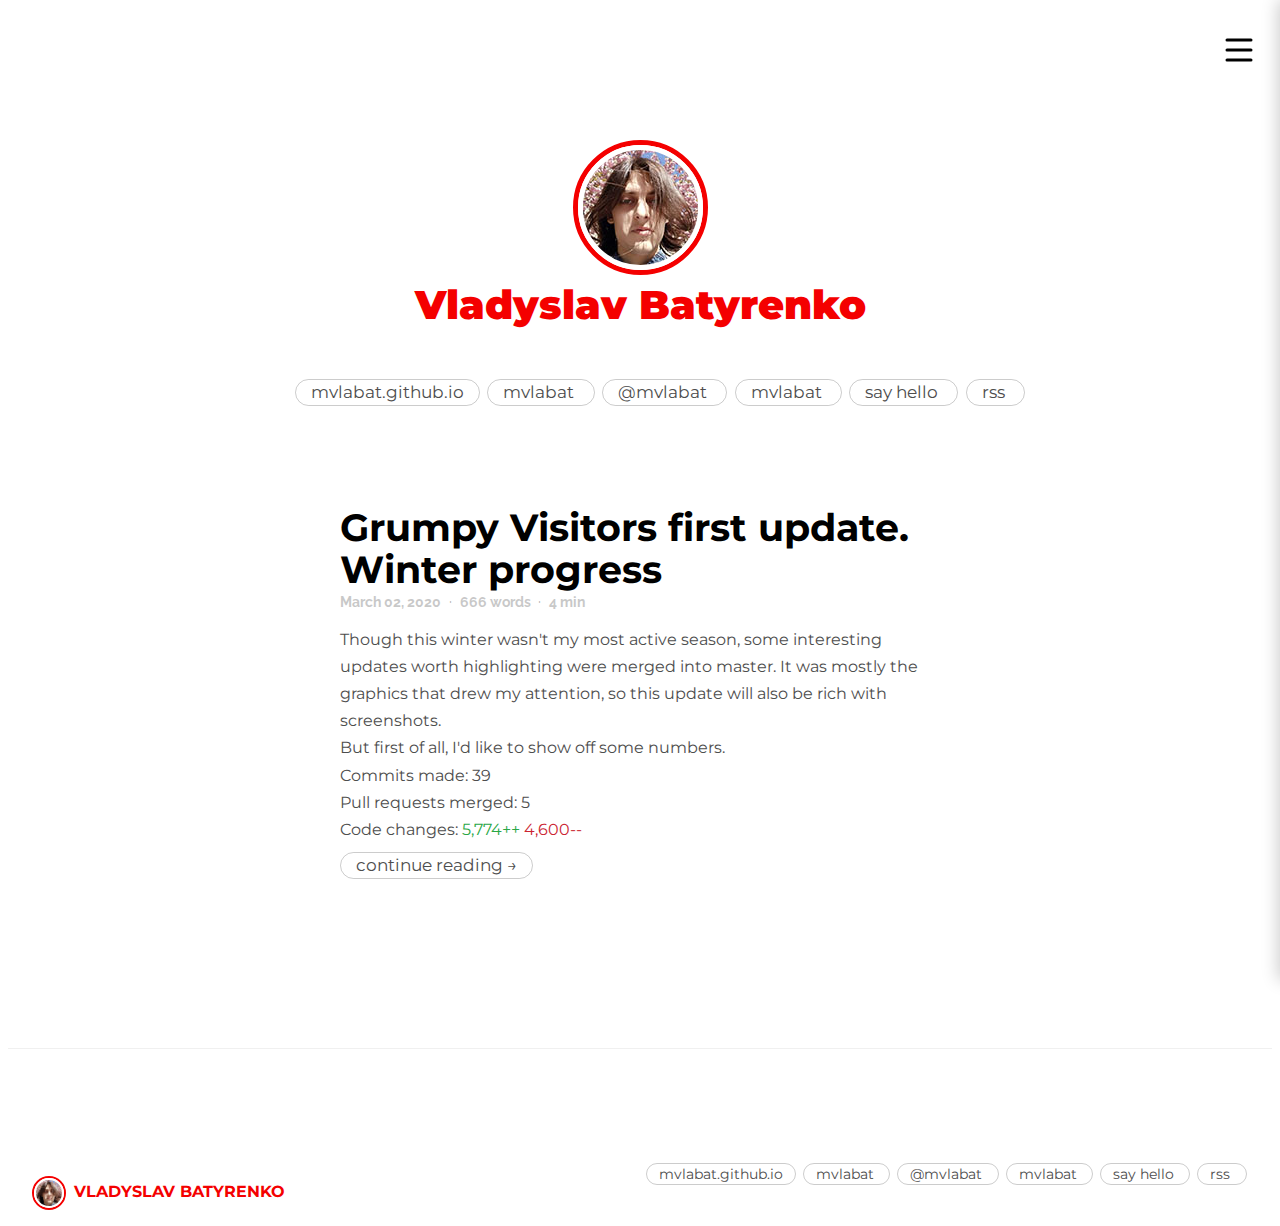
<file: index.html>
<!DOCTYPE html>
<html lang="en">
    <head>
      
      <!-- Global site tag (gtag.js) - Google Analytics -->
      <script async src="https://www.googletagmanager.com/gtag/js?id=UA-159656593-1"></script>
      <script>
        window.dataLayer = window.dataLayer || [];
        function gtag(){dataLayer.push(arguments);}
        gtag('js', new Date());

        gtag('config', 'UA-159656593-1');
      </script>
      
      <meta http-equiv="X-UA-Compatible" content="IE=edge" >
        <meta http-equiv="content-type" content="text/html; charset=utf-8">

        <!-- SEO -->
        
        <title> Vladyslav Batyrenko </title>
        

        <!-- Enable responsiveness on mobile devices-->
        <meta name="viewport"  content="width=device-width, initial-scale=1.0, maximum-scale=1" >

        <!--  css -->
        <link rel="stylesheet"  href="https:&#x2F;&#x2F;mvlabat.github.io/ergo.css" >

        <!-- fonts -->
        <!-- preload  -->
        <link rel="preload" href="https://fonts.googleapis.com/css?family=Montserrat:200,300,300i,400,500,500i,600,700,800,900|Raleway" as="style">
        <link rel="preload"  href="https://use.fontawesome.com/releases/v5.3.1/css/all.css" integrity="sha384-mzrmE5qonljUremFsqc01SB46JvROS7bZs3IO2EmfFsd15uHvIt+Y8vEf7N7fWAU" crossorigin="anonymous" as="style" >
        <!-- load -->
        <link rel="stylesheet" href="https://fonts.googleapis.com/css?family=Montserrat:200,300,300i,400,500,500i,600,700,800,900|Raleway">
        <link rel="stylesheet" href="https://use.fontawesome.com/releases/v5.3.1/css/all.css"  integrity="sha384-mzrmE5qonljUremFsqc01SB46JvROS7bZs3IO2EmfFsd15uHvIt+Y8vEf7N7fWAU" crossorigin="anonymous">
      
    </head>

    <body>
      
        
<input type="checkbox" id="openSidebarMenu" class="openSidebarMenu">
<label class="menu cross menu--1" for="openSidebarMenu">
    <svg viewBox="0 0 75 75" xmlns="https://www.w3.org/2000/svg">
        <circle cx="50" cy="50" r="30" />
        <path class="line--1" d="M0 40h62c13 0 6 28-4 18L35 35" />
        <path class="line--2" d="M0 50h70" />
        <path class="line--3" d="M0 60h62c13 0 6-28-4-18L35 65" />
    </svg>
</label>

<div id="sidebarMenu">
    <div class="menu_wrapper">
        <ul class="sidebarMenuInner">
            <li>
                <a href="https:&#x2F;&#x2F;mvlabat.github.io" >Vladyslav Batyrenko</a>
                <div class="menu_div" ></div>
            </li>
            
            <li><a href="https://mvlabat.github.io" target="_blank">mvlabat.github.io</a></li>
            
            
            <li><a href="https://github.com/mvlabat" target="_blank" >mvlabat</a><i class="fab fa-github" ></i></li>
            
            
            <li><a href="https://twitter.com/mvlabat" target="_blank">@mvlabat</a><i class="fab fa-twitter" ></i></li>
            
            
            
            
            <li><a href="https://www.linkedin.com/in/mvlabat" target="_blank">mvlabat</a><i class="fab fa-linkedin" ></i></li>
            
            
            
            
            <li><a href="mailto:mvlabat@gmail.com?subject=hi" target="_blank">say hello</a><i class="fas fa-envelope" ></i></li>
            
            
            <li><a href="https:&#x2F;&#x2F;mvlabat.github.io/rss.xml" target ="_blank">rss</a><i class="fas fa-rss" ></i></li>
            
        </ul>
    </div>
</div>

      

      
<header class="header">
  
  <figure class="user_logo">
      <a href="https:&#x2F;&#x2F;mvlabat.github.io" style="background-image: url(https:&#x2F;&#x2F;mvlabat.github.io/img/avatar_115px.jpg"></a>
  </figure>
  <h2 class="site_title">Vladyslav Batyrenko</h2>
  <div></div>
  
<ul class="social_list header_list" >
    
    <li class="button small font_faint"><a href="https://mvlabat.github.io" target="_blank">mvlabat.github.io</a></li>
    
    
    <li class="button small font_faint"><a href="https://github.com/mvlabat" target="_blank" >mvlabat</a><i class="fab fa-github" ></i></li>
    
    
    <li class="button small font_faint"><a href="https://twitter.com/mvlabat" target="_blank">@mvlabat</a><i class="fab fa-twitter" ></i></li>
    
    
    
    
    <li class="button small font_faint"><a href="https://www.linkedin.com/in/mvlabat" target="_blank">mvlabat</a><i class="fab fa-linkedin" ></i></li>
    
    
    
    
    <li class="button small font_faint"><a href="mailto:mvlabat@gmail.com?subject=hi" target="_blank">say hello</a><i class="fas fa-envelope" ></i></li>
    
    
    <li class="button small font_faint"><a href="https:&#x2F;&#x2F;mvlabat.github.io/rss.xml" target ="_blank">rss</a><i class="fas fa-rss" ></i></li>
    
</ul>

  
</header>

<section class="post_list">
    
      <article id="Grumpy Visitors first update. Winter progress" class="post_list_item">
        <h1 class="article_title" >
          <a href="https:&#x2F;&#x2F;mvlabat.github.io&#x2F;2020-03-02-winter-update&#x2F;"  id="article_link" >Grumpy Visitors first update. Winter progress</a>
        </h1>
          
            
<ul class="frontmatter " id="frontmatter">
    <li>
        <time class="article_time"  datetime="2020-03-02">March 02, 2020</time>
    </li>
    <span class="dotDivider"></span>
    <li> 666 words </li>
    <span class="dotDivider" ></span>
    <li> 4 min </li>
</ul>

          
          
            <p class="article_content"><p>Though this winter wasn't my most active season, some interesting updates worth highlighting were merged into master.
It was mostly the graphics that drew my attention, so this update will also be rich with screenshots.</p>
<p>But first of all, I'd like to show off some numbers.</p>
<p>Commits made: 39<BR>
Pull requests merged: 5<BR>
Code changes: <span style="color: #28a745">5,774++</span>  <span style="color: #cb2431">4,600--</span></p>
</p>
          
        <a class="button small" href="https:&#x2F;&#x2F;mvlabat.github.io&#x2F;2020-03-02-winter-update&#x2F;">Continue Reading →</a>
      </article>
    
</section>

      
  <nav class="pagination">
    

    
  </nav>


      <footer>
        
          
<figure class="mini_logo ">
    <a href="https:&#x2F;&#x2F;mvlabat.github.io" style="background-image: url(https:&#x2F;&#x2F;mvlabat.github.io/img/avatar_115px.jpg)"></a>
</figure>
<h5>
    <a href="https:&#x2F;&#x2F;mvlabat.github.io">Vladyslav Batyrenko</a>
</h5>

          
<ul class="social_list foot_list" >
    
    <li class="button extra_small font_faint"><a href="https://mvlabat.github.io" target="_blank">mvlabat.github.io</a></li>
    
    
    <li class="button extra_small font_faint"><a href="https://github.com/mvlabat" target="_blank" >mvlabat</a><i class="fab fa-github" ></i></li>
    
    
    <li class="button extra_small font_faint"><a href="https://twitter.com/mvlabat" target="_blank">@mvlabat</a><i class="fab fa-twitter" ></i></li>
    
    
    
    
    <li class="button extra_small font_faint"><a href="https://www.linkedin.com/in/mvlabat" target="_blank">mvlabat</a><i class="fab fa-linkedin" ></i></li>
    
    
    
    
    <li class="button extra_small font_faint"><a href="mailto:mvlabat@gmail.com?subject=hi" target="_blank">say hello</a><i class="fas fa-envelope" ></i></li>
    
    
    <li class="button extra_small font_faint"><a href="https:&#x2F;&#x2F;mvlabat.github.io/rss.xml" target ="_blank">rss</a><i class="fas fa-rss" ></i></li>
    
</ul>

        
      </footer>
    </body>
</html>
</file>
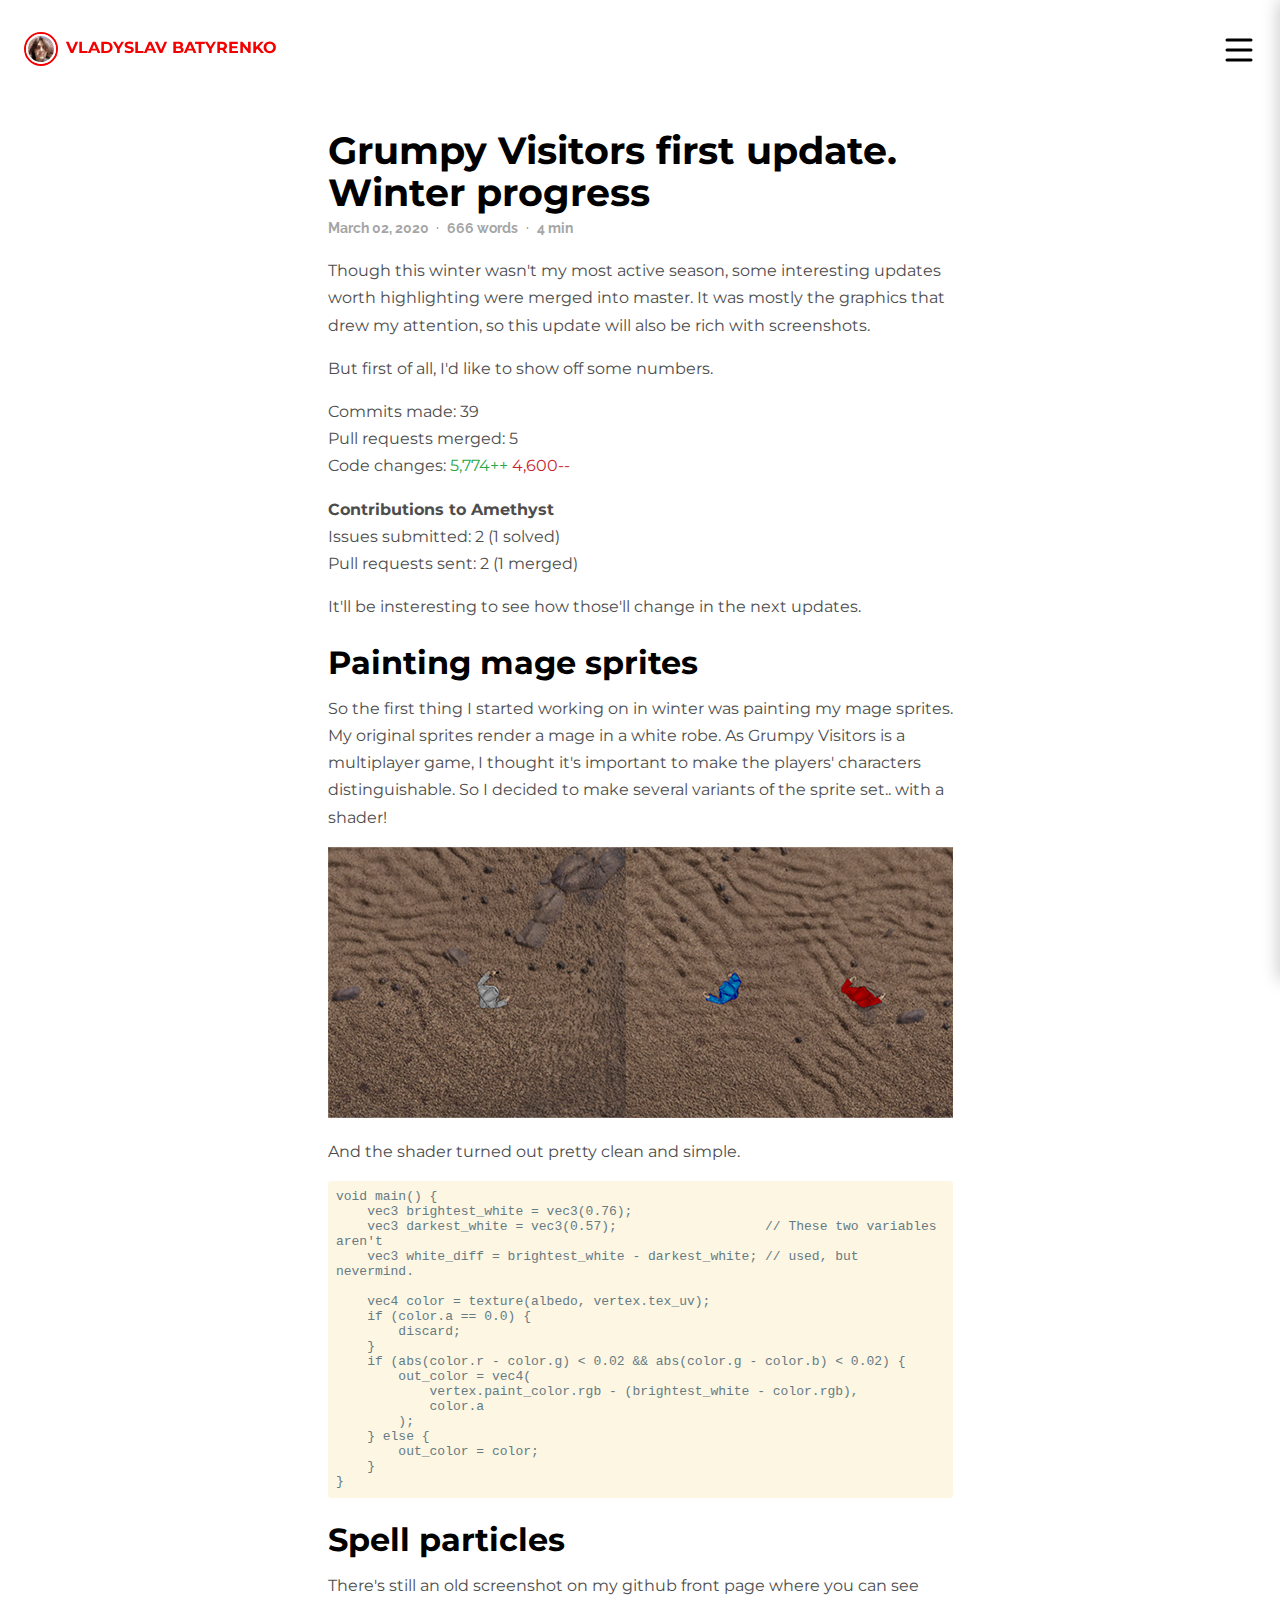
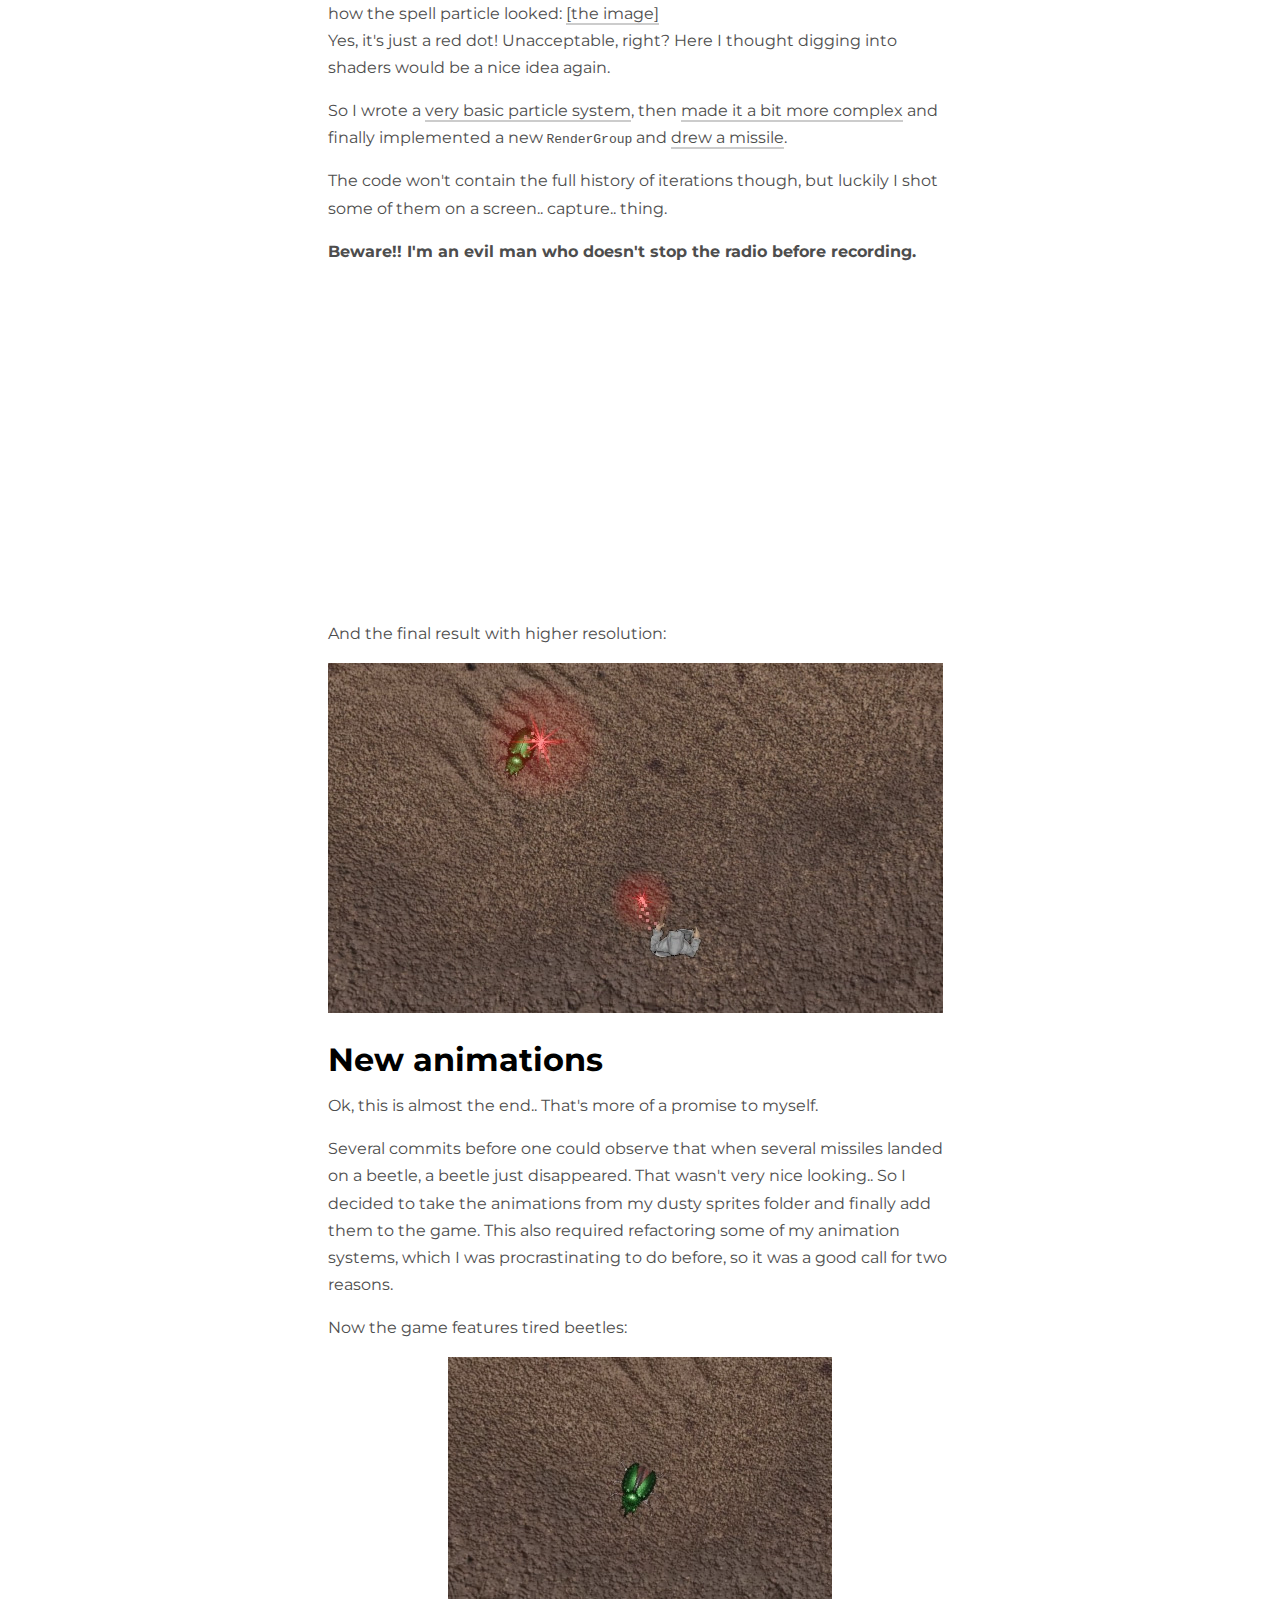
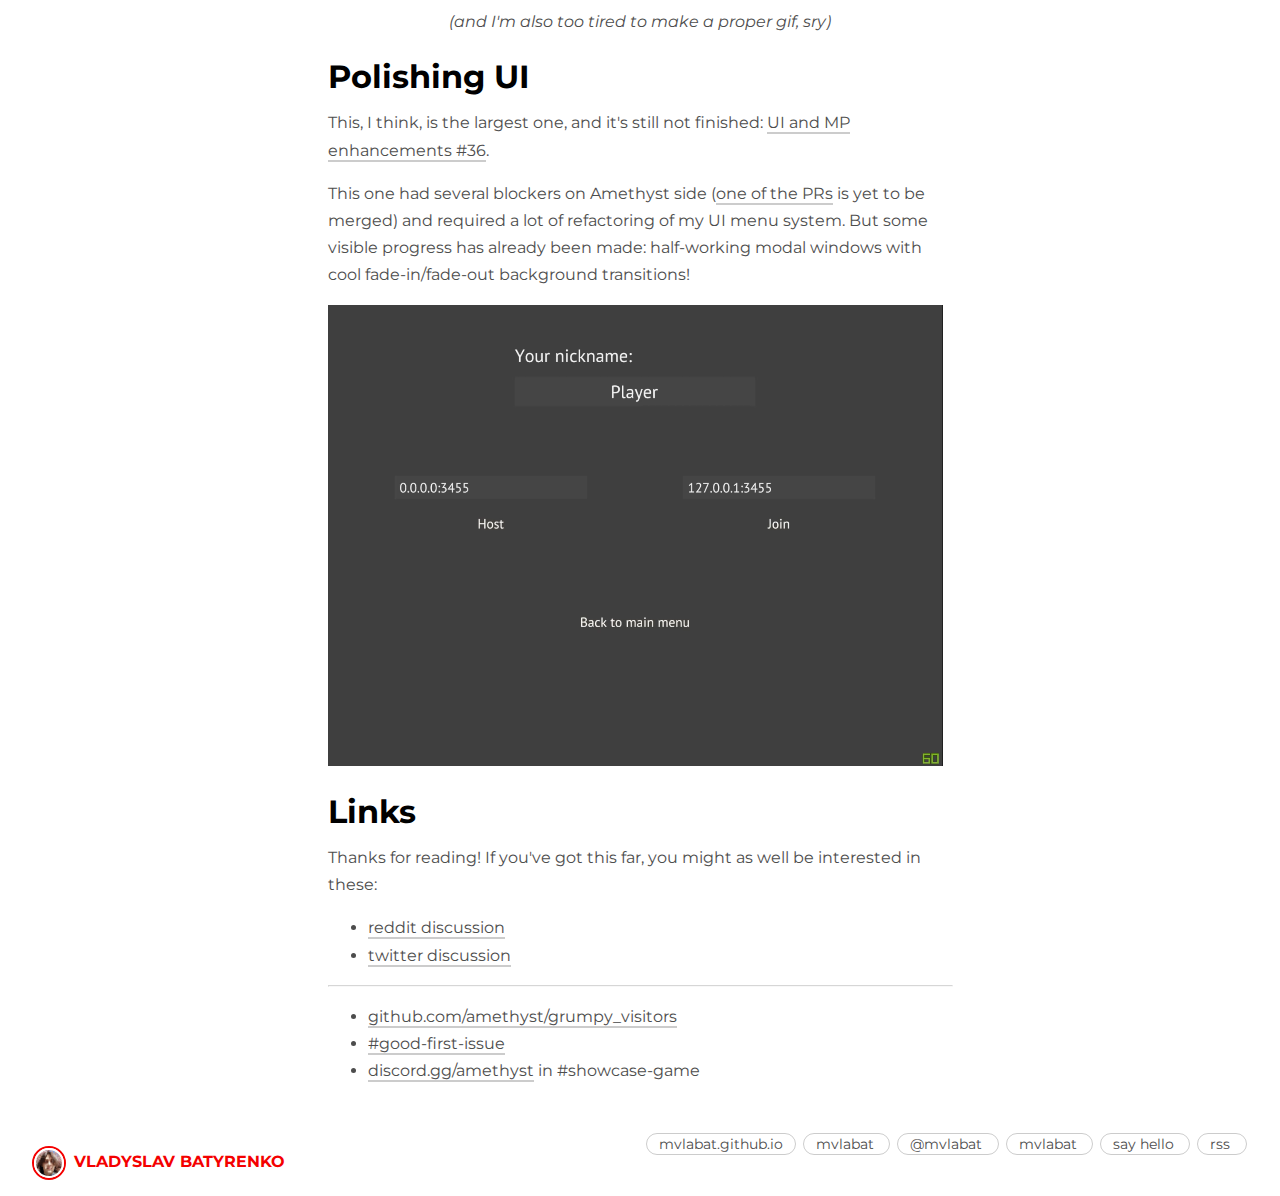
<file: 2020-03-02-winter-update/index.html>
<!DOCTYPE html>
<html lang="en">
    <head>
      
      <!-- Global site tag (gtag.js) - Google Analytics -->
      <script async src="https://www.googletagmanager.com/gtag/js?id=UA-159656593-1"></script>
      <script>
        window.dataLayer = window.dataLayer || [];
        function gtag(){dataLayer.push(arguments);}
        gtag('js', new Date());

        gtag('config', 'UA-159656593-1');
      </script>
      
      <meta http-equiv="X-UA-Compatible" content="IE=edge" >
        <meta http-equiv="content-type" content="text/html; charset=utf-8">

        <!-- SEO -->
        
        <title> Grumpy Visitors first update. Winter progress | Vladyslav Batyrenko </title>
        

        <!-- Enable responsiveness on mobile devices-->
        <meta name="viewport"  content="width=device-width, initial-scale=1.0, maximum-scale=1" >

        <!--  css -->
        <link rel="stylesheet"  href="https:&#x2F;&#x2F;mvlabat.github.io/ergo.css" >

        <!-- fonts -->
        <!-- preload  -->
        <link rel="preload" href="https://fonts.googleapis.com/css?family=Montserrat:200,300,300i,400,500,500i,600,700,800,900|Raleway" as="style">
        <link rel="preload"  href="https://use.fontawesome.com/releases/v5.3.1/css/all.css" integrity="sha384-mzrmE5qonljUremFsqc01SB46JvROS7bZs3IO2EmfFsd15uHvIt+Y8vEf7N7fWAU" crossorigin="anonymous" as="style" >
        <!-- load -->
        <link rel="stylesheet" href="https://fonts.googleapis.com/css?family=Montserrat:200,300,300i,400,500,500i,600,700,800,900|Raleway">
        <link rel="stylesheet" href="https://use.fontawesome.com/releases/v5.3.1/css/all.css"  integrity="sha384-mzrmE5qonljUremFsqc01SB46JvROS7bZs3IO2EmfFsd15uHvIt+Y8vEf7N7fWAU" crossorigin="anonymous">
      
    </head>

    <body>
      
        
<input type="checkbox" id="openSidebarMenu" class="openSidebarMenu">
<label class="menu cross menu--1" for="openSidebarMenu">
    <svg viewBox="0 0 75 75" xmlns="https://www.w3.org/2000/svg">
        <circle cx="50" cy="50" r="30" />
        <path class="line--1" d="M0 40h62c13 0 6 28-4 18L35 35" />
        <path class="line--2" d="M0 50h70" />
        <path class="line--3" d="M0 60h62c13 0 6-28-4-18L35 65" />
    </svg>
</label>

<div id="sidebarMenu">
    <div class="menu_wrapper">
        <ul class="sidebarMenuInner">
            <li>
                <a href="https:&#x2F;&#x2F;mvlabat.github.io" >Vladyslav Batyrenko</a>
                <div class="menu_div" ></div>
            </li>
            
            <li><a href="https://mvlabat.github.io" target="_blank">mvlabat.github.io</a></li>
            
            
            <li><a href="https://github.com/mvlabat" target="_blank" >mvlabat</a><i class="fab fa-github" ></i></li>
            
            
            <li><a href="https://twitter.com/mvlabat" target="_blank">@mvlabat</a><i class="fab fa-twitter" ></i></li>
            
            
            
            
            <li><a href="https://www.linkedin.com/in/mvlabat" target="_blank">mvlabat</a><i class="fab fa-linkedin" ></i></li>
            
            
            
            
            <li><a href="mailto:mvlabat@gmail.com?subject=hi" target="_blank">say hello</a><i class="fas fa-envelope" ></i></li>
            
            
            <li><a href="https:&#x2F;&#x2F;mvlabat.github.io/rss.xml" target ="_blank">rss</a><i class="fas fa-rss" ></i></li>
            
        </ul>
    </div>
</div>

      

      
<nav id="overlord" class="overlord" >
  
<figure class="mini_logo ">
    <a href="https:&#x2F;&#x2F;mvlabat.github.io" style="background-image: url(https:&#x2F;&#x2F;mvlabat.github.io/img/avatar_115px.jpg)"></a>
</figure>
<h5>
    <a href="https:&#x2F;&#x2F;mvlabat.github.io">Vladyslav Batyrenko</a>
</h5>

</nav>

<section class="post_container">
  <article>
    
      <h1 class="article_title"><a href="https:&#x2F;&#x2F;mvlabat.github.io&#x2F;2020-03-02-winter-update&#x2F;" id="article_link">Grumpy Visitors first update. Winter progress</a></h1>
      
<ul class="frontmatter frontmatter_page" id="frontmatter">
    <li>
        <time class="article_time"  datetime="2020-03-02">March 02, 2020</time>
    </li>
    <span class="dotDivider"></span>
    <li> 666 words </li>
    <span class="dotDivider" ></span>
    <li> 4 min </li>
</ul>

      <p>Though this winter wasn't my most active season, some interesting updates worth highlighting were merged into master.
It was mostly the graphics that drew my attention, so this update will also be rich with screenshots.</p>
<p>But first of all, I'd like to show off some numbers.</p>
<p>Commits made: 39<BR>
Pull requests merged: 5<BR>
Code changes: <span style="color: #28a745">5,774++</span>  <span style="color: #cb2431">4,600--</span></p>
<p id="zola-continue-reading"><a name="continue-reading"></a></p>
<p><strong>Contributions to Amethyst</strong><BR>
Issues submitted: 2 (1 solved)<BR>
Pull requests sent: 2 (1 merged)</p>
<p>It'll be insteresting to see how those'll change in the next updates.</p>
<h2 id="painting-mage-sprites">Painting mage sprites</h2>
<p>So the first thing I started working on in winter was painting my mage sprites. My original sprites render a mage in a white robe.
As Grumpy Visitors is a multiplayer game, I thought it's important to make the players' characters distinguishable.
So I decided to make several variants of the sprite set.. with a shader!</p>
<img src="paint-mage.jpg"/>
<p>And the shader turned out pretty clean and simple.</p>
<pre style="background-color:#fdf6e3;">
<span style="color:#657b83;">void main() {
    vec3 brightest_white = vec3(0.76);
    vec3 darkest_white = vec3(0.57);                   // These two variables aren&#39;t
    vec3 white_diff = brightest_white - darkest_white; // used, but nevermind.

    vec4 color = texture(albedo, vertex.tex_uv);
    if (color.a == 0.0) {
        discard;
    }
    if (abs(color.r - color.g) &lt; 0.02 &amp;&amp; abs(color.g - color.b) &lt; 0.02) {
        out_color = vec4(
            vertex.paint_color.rgb - (brightest_white - color.rgb),
            color.a
        );
    } else {
        out_color = color;
    }
}
</span></pre><h2 id="spell-particles">Spell particles</h2>
<p>There's still an old screenshot on my github front page where you can see how the spell particle looked: <a href="https://github.com/amethyst/grumpy_visitors/blob/b0edb94c33d10b56b99df0b5bc88cce86fd8da97/header_screenshot.png">[the image]</a><BR>
Yes, it's just a red dot! Unacceptable, right? Here I thought digging into shaders would be a nice idea again.</p>
<p>So I wrote a <a href="https://github.com/amethyst/grumpy_visitors/commit/5e2602bae16179cd579926b1e6832348e063a77c">very basic particle system</a>,
then <a href="https://github.com/amethyst/grumpy_visitors/commit/a292da3e44d6f328d40135e2068bc78b1217dc0c">made it a bit more complex</a>
and finally implemented a new <code>RenderGroup</code> and <a href="https://github.com/amethyst/grumpy_visitors/commit/0d0f1929c468b1762b15a19706bcaffd16ff6030">drew a missile</a>.</p>
<p>The code won't contain the full history of iterations though, but luckily I shot some of them on a screen.. capture.. thing.</p>
<p><strong>Beware!! I'm an evil man who doesn't stop the radio before recording.</strong></p>
<p align="center">
<iframe width="560" height="315" src="https://www.youtube.com/embed/xttzNwBmQTg" frameborder="0" allow="accelerometer; autoplay; encrypted-media; gyroscope; picture-in-picture" allowfullscreen></iframe>
</p>
<p>And the final result with higher resolution:</p>
<img src="missiles.jpg"/>
<h2 id="new-animations">New animations</h2>
<p>Ok, this is almost the end.. That's more of a promise to myself.</p>
<p>Several commits before one could observe that when several missiles landed on a beetle, a beetle just disappeared.
That wasn't very nice looking.. So I decided to take the animations from my dusty sprites folder and finally add them to the game.
This also required refactoring some of my animation systems, which I was procrastinating to do before, so it was a good call for two reasons.</p>
<p>Now the game features tired beetles:</p>
<p align="center">
<img src="tired-beetle.jpg"/>
<i style="display: block;">(and I'm also too tired to make a proper gif, sry)</i>
</p>
<h2 id="polishing-ui">Polishing UI</h2>
<p>This, I think, is the largest one, and it's still not finished: <a href="https://github.com/amethyst/grumpy_visitors/pull/36">UI and MP enhancements #36</a>.</p>
<p>This one had several blockers on Amethyst side (<a href="https://github.com/amethyst/amethyst/pull/2155">one of the PRs</a> is yet to be merged)
and required a lot of refactoring of my UI menu system. But some visible progress has already been made: half-working modal windows with cool fade-in/fade-out background transitions!</p>
<video width="615" height="461" autoplay muted loop>
  <source src="modals.mp4" type="video/mp4" />
  Your browser does not support the video tag.
</video>
<h2 id="links">Links</h2>
<p>Thanks for reading! If you've got this far, you might as well be interested in these:</p>
<ul>
<li><a href="https://www.reddit.com/r/rust_gamedev/comments/fcvwsr/grumpy_visitors_first_update_winter_progress/">reddit discussion</a></li>
<li><a href="https://twitter.com/mvlabat/status/1234858329526108165">twitter discussion</a></li>
</ul>
<hr/>
<ul>
<li><a href="https://github.com/amethyst/grumpy_visitors">github.com/amethyst/grumpy_visitors</a></li>
<li><a href="https://github.com/amethyst/grumpy_visitors/issues?q=is%3Aopen+is%3Aissue+label%3A%22good+first+issue%22">#good-first-issue</a></li>
<li><a href="https://discord.gg/amethyst">discord.gg/amethyst</a> in #showcase-game</li>
</ul>

      
  </article>
</section>

       

      <footer>
        
          
<figure class="mini_logo ">
    <a href="https:&#x2F;&#x2F;mvlabat.github.io" style="background-image: url(https:&#x2F;&#x2F;mvlabat.github.io/img/avatar_115px.jpg)"></a>
</figure>
<h5>
    <a href="https:&#x2F;&#x2F;mvlabat.github.io">Vladyslav Batyrenko</a>
</h5>

          
<ul class="social_list foot_list" >
    
    <li class="button extra_small font_faint"><a href="https://mvlabat.github.io" target="_blank">mvlabat.github.io</a></li>
    
    
    <li class="button extra_small font_faint"><a href="https://github.com/mvlabat" target="_blank" >mvlabat</a><i class="fab fa-github" ></i></li>
    
    
    <li class="button extra_small font_faint"><a href="https://twitter.com/mvlabat" target="_blank">@mvlabat</a><i class="fab fa-twitter" ></i></li>
    
    
    
    
    <li class="button extra_small font_faint"><a href="https://www.linkedin.com/in/mvlabat" target="_blank">mvlabat</a><i class="fab fa-linkedin" ></i></li>
    
    
    
    
    <li class="button extra_small font_faint"><a href="mailto:mvlabat@gmail.com?subject=hi" target="_blank">say hello</a><i class="fas fa-envelope" ></i></li>
    
    
    <li class="button extra_small font_faint"><a href="https:&#x2F;&#x2F;mvlabat.github.io/rss.xml" target ="_blank">rss</a><i class="fas fa-rss" ></i></li>
    
</ul>

        
      </footer>
    </body>
</html>
</file>
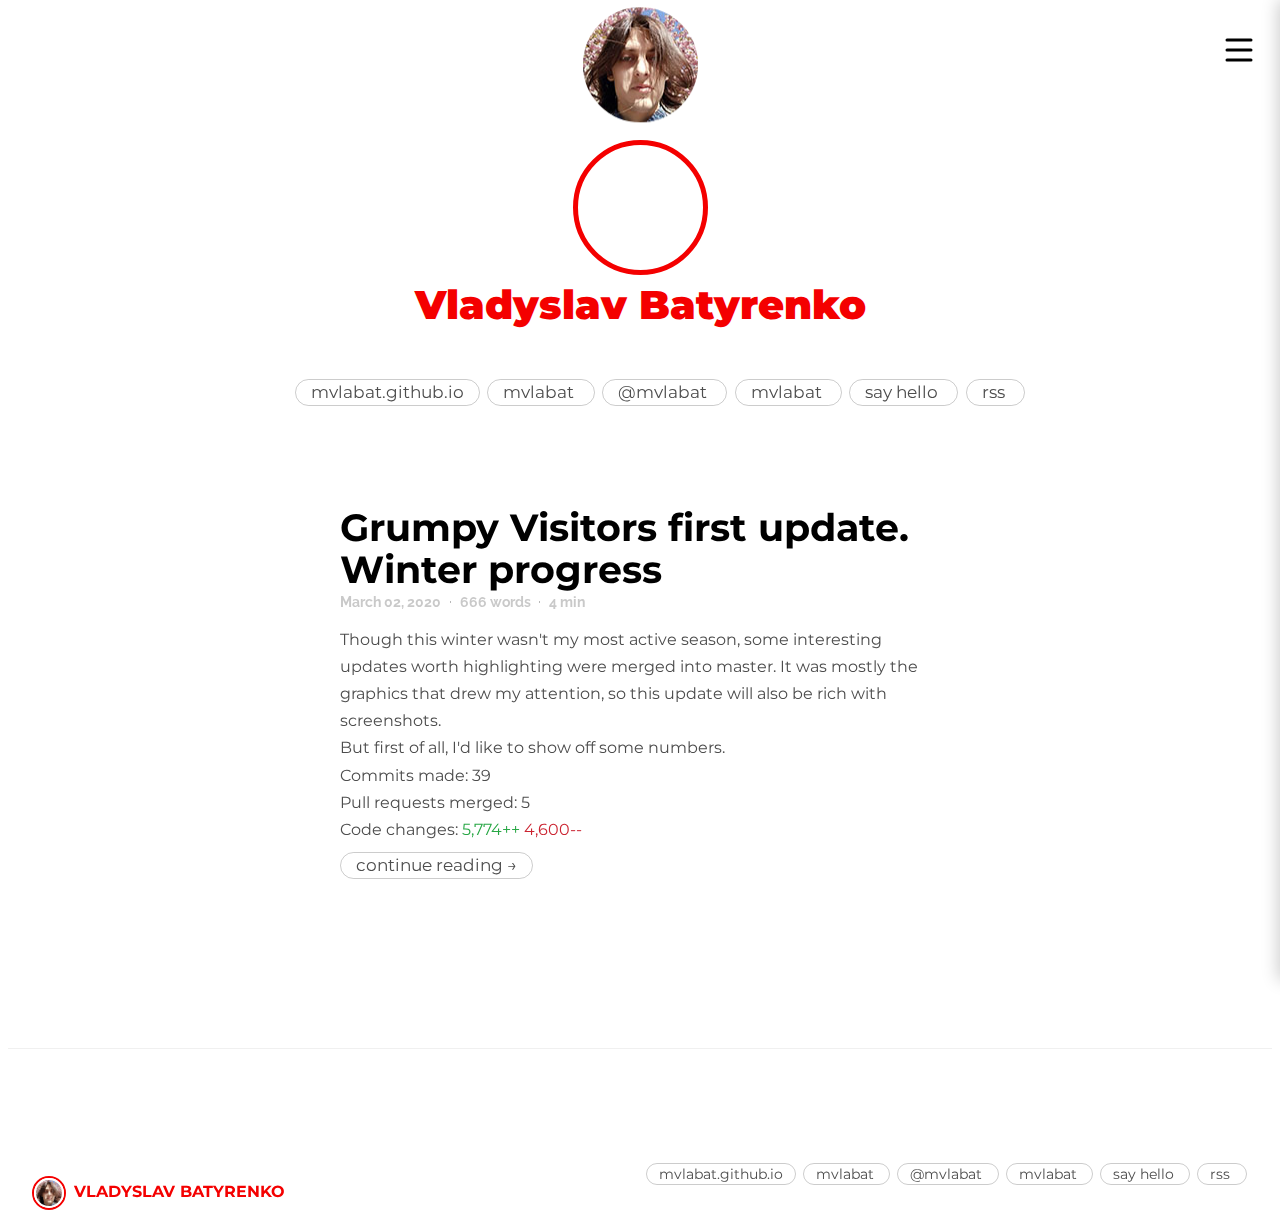
<file: page/1/index.html>
<!DOCTYPE html>
<html>
    <head>
        <link rel="canonical" href="https://mvlabat.github.io/" />
        <meta http-equiv="content-type" content="text/html; charset=utf-8" />
        <meta http-equiv="refresh" content="0;url=https://mvlabat.github.io/" />
    </head>
</html>
</file>
